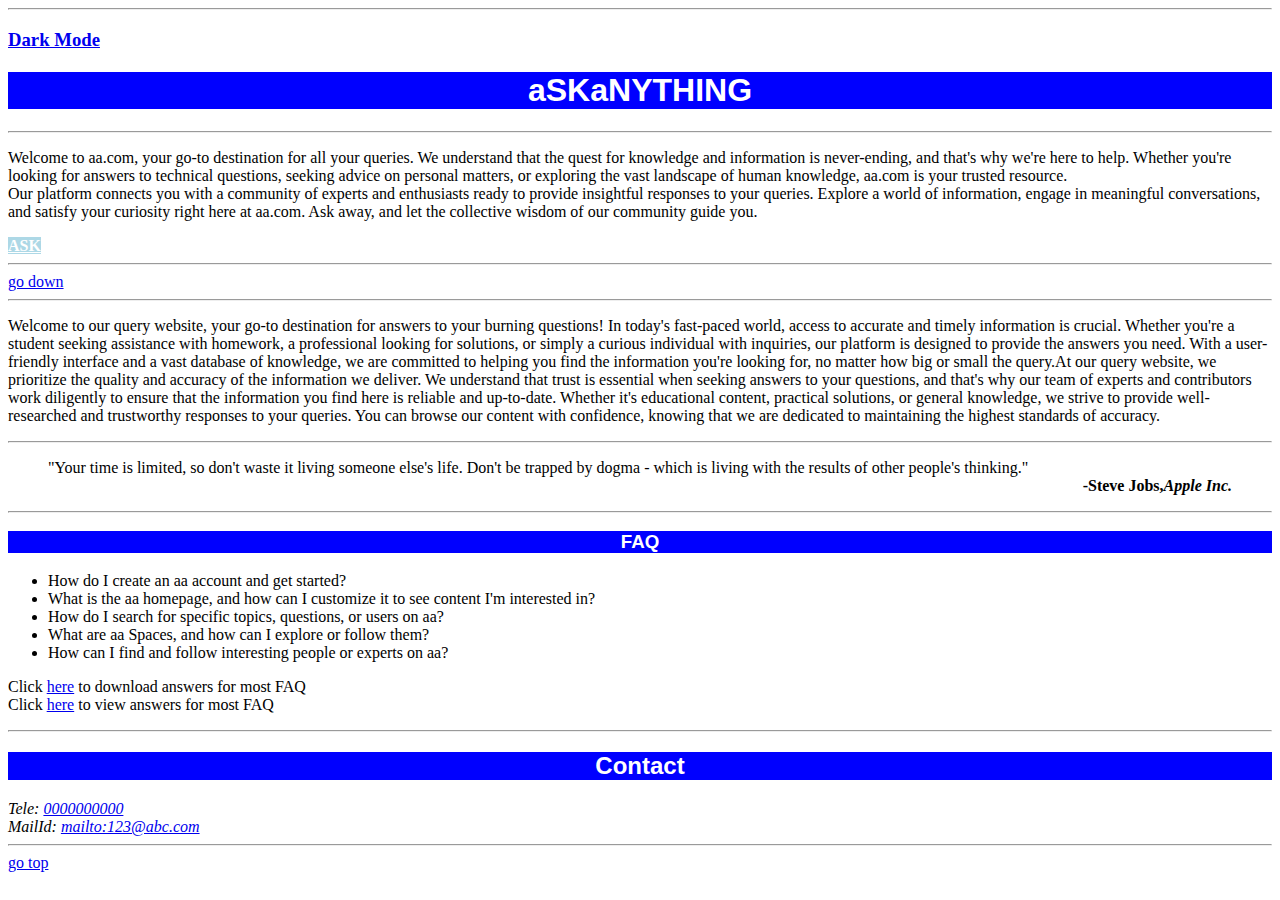
<file: Project/index.html>
<!DOCTYPE html>
<html lang="en">
<head>
    <meta charset="UTF-8">
    <meta name="viewport" content="width=device-width, initial-scale=1.0">
    <title>AA.com</title>
    <link rel="stylesheet" href="style.css">
    <style>
        footer{
            text-align: right;
        }
    </style>
</head>
<body>
    <hr>
    <h3><a href="http://127.0.0.1:5500/HTML/Project/indexD.html" style="text-align: right;">Dark Mode</a></h3>
    <h1 title="aa.com" class="logo">aSKaNYTHING
    </h1>
    <hr>
    <p>Welcome to aa.com, your go-to destination for all your queries. We understand that the quest for knowledge and information is never-ending, and that's why we're here to help. Whether you're looking for answers to technical questions, seeking advice on personal matters, or exploring the vast landscape of human knowledge, aa.com is your trusted resource. 
        <br />Our platform connects you with a community of experts and enthusiasts ready to provide insightful responses to your queries. Explore a world of information, engage in meaningful conversations, and satisfy your curiosity right here at aa.com. Ask away, and let the collective wisdom of our community guide you.
    </p>
    <a href="https://www.quora.com/" title="redirecting to quora"
    style="background-color: lightblue;color: white;"><b>ASK</b></a>
    <hr>
    <a href="#last">go down</a>
    <hr>
    <p lang="en"> Welcome to our query website, your go-to destination for answers to your burning questions! In today's fast-paced world, access to accurate and timely information is crucial. Whether you're a student seeking assistance with homework, a professional looking for solutions, or simply a curious individual with inquiries, our platform is designed to provide the answers you need. With a user-friendly interface and a vast database of knowledge, we are committed to helping you find the information you're looking for, no matter how big or small the query.At our query website, we prioritize the quality and accuracy of the information we deliver. We understand that trust is essential when seeking answers to your questions, and that's why our team of experts and contributors work diligently to ensure that the information you find here is reliable and up-to-date. Whether it's educational content, practical solutions, or general knowledge, we strive to provide well-researched and trustworthy responses to your queries. You can browse our content with confidence, knowing that we are dedicated to maintaining the highest standards of accuracy.
        <br />
        <hr>
        <blockquote>"Your time is limited, so don't waste it living someone else's life. Don't be trapped by dogma - which is living with the results of other people's thinking."
            <footer><b>-Steve Jobs,<cite>Apple Inc.</cite></b></footer>
        </blockquote>
    </p>
    <hr>
    <p>
        <h3 class="logo">FAQ</h3>
        <ul>
            <li>How do I create an aa account and get started?</li>
            <li>What is the aa homepage, and how can I customize it to see content I'm interested in?</li>
            <li>How do I search for specific topics, questions, or users on aa?</li>
            <li>What are aa Spaces, and how can I explore or follow them?</li>
            <li>How can I find and follow interesting people or experts on aa?</li>
        </ul>
        Click <a href="\HTML\Project\ans.pdf" download="FAQ ans">here</a> to download answers for most FAQ
        <br>
        Click <a href="\HTML\Project\ans.pdf"target="_blank">here</a> to view answers for most FAQ
    </p>
    <hr>

    
    <h2 class="logo" id="last">Contact</h2>
    <footer style="text-align: left;">
        <address>
            Tele:
            <a href="tel:0000000000">0000000000</a>
            <br />
            MailId:
            <a href="mailto:123@abc.com">mailto:123@abc.com</a>
            <!-- mailto is to link mail directly -->
        </address>
    </footer>
    <hr>
    <a href="#top">go top</a>
    
</body>
</html>
</file>
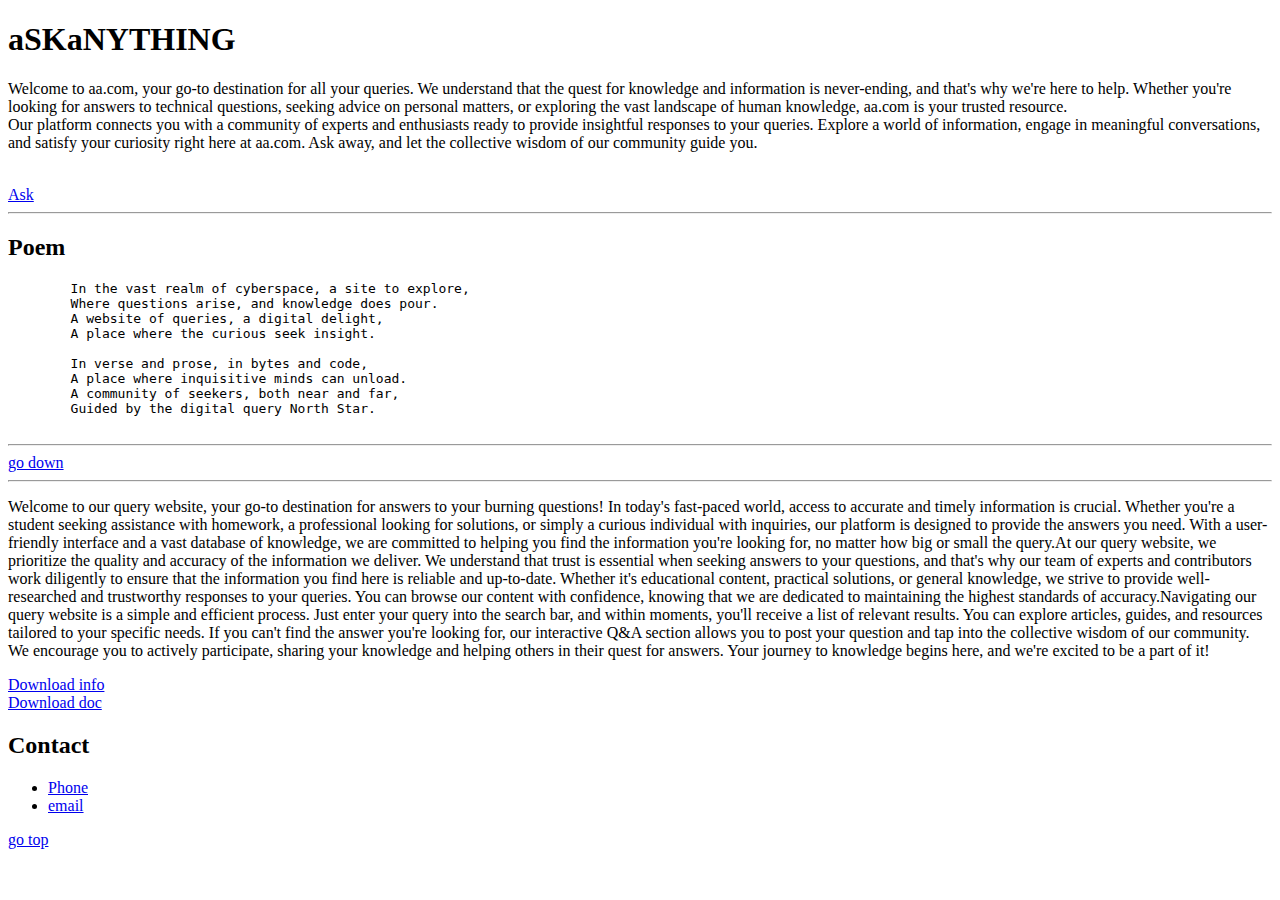
<file: headingParagraphReadingDoc.html>
<!DOCTYPE html>
<html lang="en">
<head>
    <meta charset="UTF-8">
    <meta name="viewport" content="width=device-width, initial-scale=1.0">
    <title>AA.com</title>
</head>
<body>
    <h1 title="aa.com">aSKaNYTHING</h1>
    <!--use of title: if we hover on aSKaNYTHING browser show aa.com -->
    <p>Welcome to aa.com, your go-to destination for all your queries. We understand that the quest for knowledge and information is never-ending, and that's why we're here to help. Whether you're looking for answers to technical questions, seeking advice on personal matters, or exploring the vast landscape of human knowledge, aa.com is your trusted resource. 
        <br />Our platform connects you with a community of experts and enthusiasts ready to provide insightful responses to your queries. Explore a world of information, engage in meaningful conversations, and satisfy your curiosity right here at aa.com. Ask away, and let the collective wisdom of our community guide you.
    </p>
    <br>
    <a href="https://www.quora.com/" title="redirecting to quora">Ask</a>
    <hr /> 
    <!-- horizontal line break disp-->
    <h2>Poem</h2>
    <pre>
        In the vast realm of cyberspace, a site to explore,
        Where questions arise, and knowledge does pour.
        A website of queries, a digital delight,
        A place where the curious seek insight.
        
        In verse and prose, in bytes and code,
        A place where inquisitive minds can unload.
        A community of seekers, both near and far,
        Guided by the digital query North Star.
    </pre>
    <!-- pre for preformatted txt -->
    <hr />
    <a href="#last">go down</a>
    <!-- this <a> attribute helps to navigate fast through the webite here it goes to element which has id = last  -->
    <hr>
    <p lang="en"> Welcome to our query website, your go-to destination for answers to your burning questions! In today's fast-paced world, access to accurate and timely information is crucial. Whether you're a student seeking assistance with homework, a professional looking for solutions, or simply a curious individual with inquiries, our platform is designed to provide the answers you need. With a user-friendly interface and a vast database of knowledge, we are committed to helping you find the information you're looking for, no matter how big or small the query.At our query website, we prioritize the quality and accuracy of the information we deliver. We understand that trust is essential when seeking answers to your questions, and that's why our team of experts and contributors work diligently to ensure that the information you find here is reliable and up-to-date. Whether it's educational content, practical solutions, or general knowledge, we strive to provide well-researched and trustworthy responses to your queries. You can browse our content with confidence, knowing that we are dedicated to maintaining the highest standards of accuracy.Navigating our query website is a simple and efficient process. Just enter your query into the search bar, and within moments, you'll receive a list of relevant results. You can explore articles, guides, and resources tailored to your specific needs. If you can't find the answer you're looking for, our interactive Q&A section allows you to post your question and tap into the collective wisdom of our community. We encourage you to actively participate, sharing your knowledge and helping others in their quest for answers. Your journey to knowledge begins here, and we're excited to be a part of it!</p>
    
    <!-- download attribute in <a> tag -->
    <a href="\HTML\download.png" download="logo">Download info</a>
    <!-- used to auto download files of many types and tht file shd be same folder in which curr html code ,follow web3 for other details -->
    <br />


    <!-- target attribute of <a> ,here _black opens pdf in a new tab -->
    <a href="\HTML\blank.pdf" target="_blank">Download doc</a>
    <h2 id="last">Contact</h2>
    <ul>
        <li><a href="tel:0000000000">Phone</a></li>
        <li><a href="mailto:123@abc.com">email</a>
        <!-- mailto is to link mail directly -->
    </ul>
    <a href="#top">go top</a>
    
</body>
</html>
</file>
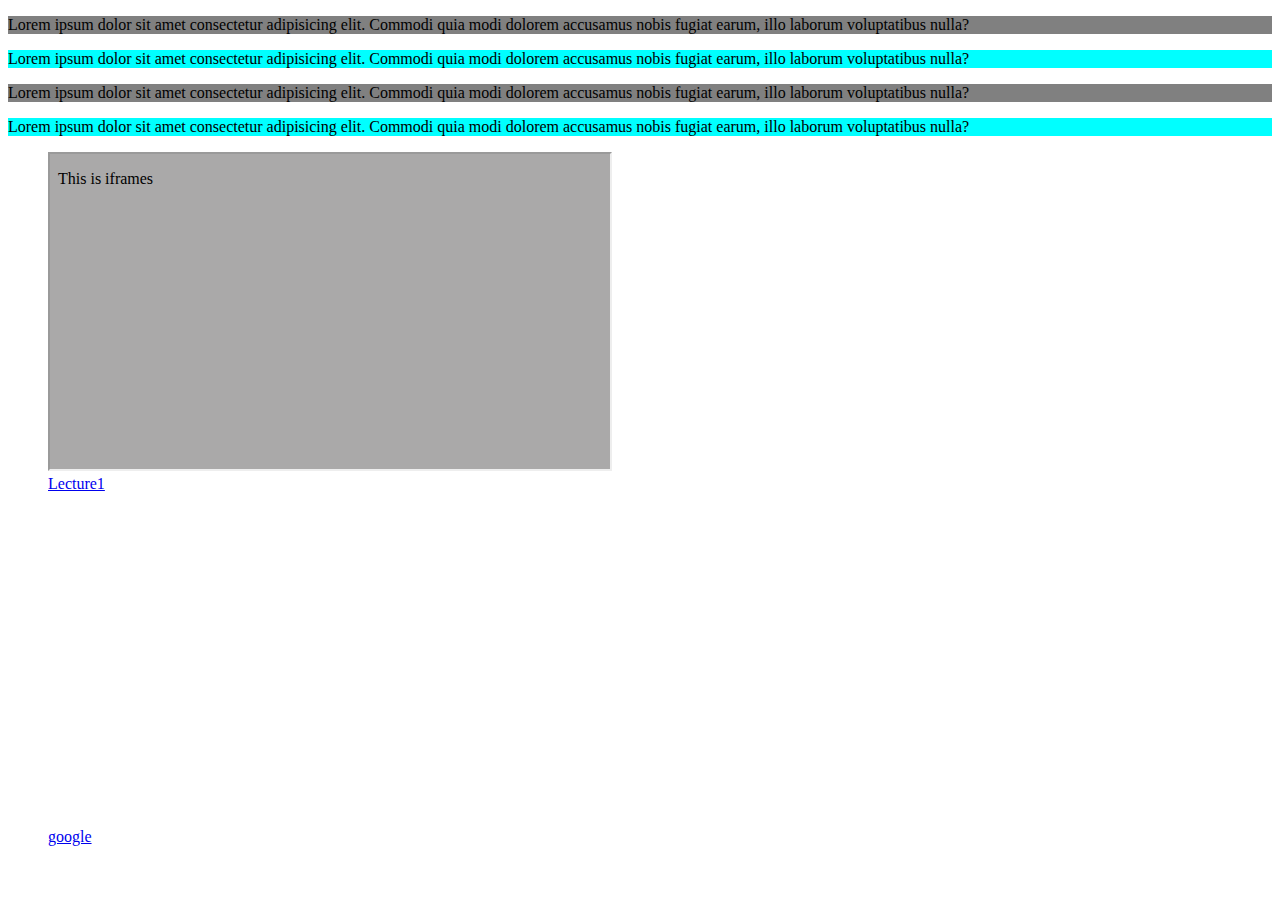
<file: Basics/classes_ids_iframes.html>
<!DOCTYPE html>
<html lang="en">
<head>
    <meta charset="UTF-8">
    <meta name="viewport" content="width=device-width, initial-scale=1.0">
    <title>Document</title>
    <style>
        .c1{
            background-color: grey;
        }
        #id1{
            background-color: cyan;
        }
        figcaption{
            text-align: left;
        }
    </style>
</head>
<body>

    <!-- Classes nd Ids -->
    <!-- classes can be used to target many elements in a webpage but id shd be targeting unique element  -->
    <p class="c1">Lorem ipsum dolor sit amet consectetur adipisicing elit. Commodi quia modi dolorem accusamus nobis fugiat earum, illo laborum voluptatibus nulla?</p>
    <p id="id1">Lorem ipsum dolor sit amet consectetur adipisicing elit. Commodi quia modi dolorem accusamus nobis fugiat earum, illo laborum voluptatibus nulla?</p>
    <p class="c1">Lorem ipsum dolor sit amet consectetur adipisicing elit. Commodi quia modi dolorem accusamus nobis fugiat earum, illo laborum voluptatibus nulla?</p>
    <p id="id1">Lorem ipsum dolor sit amet consectetur adipisicing elit. Commodi quia modi dolorem accusamus nobis fugiat earum, illo laborum voluptatibus nulla?</p>
    <!-- here id1 is used for two elements but html donot give any error but id is used to target unique element -->

    <!-- iframes can be displayed by itself but we target the iframe through anchor and other tags-->
    <!-- src is the embedded url of the website tht we shd display initially through iframe if we use targettiing then first iframe is set to src url and then <a> tag is targeted to iframe the url of <a> is displayed in iframe even <a> tag's url shd be embedded (example is depicted in second iframe) -->
    <!-- while targetting we use 'target' attribute in anchor tag and name attribute in iframe tag   -->
    <!-- title attribute in iframe is used in voice read of webpage -->
    <figure>
        <iframe 
        width="560" height="315" 
        src="iframeIndex.html" 
        title="YouTube video player" 
        name="f1"
        allowfullscreen>
        </iframe>
        <figcaption> <a href="https://www.youtube.com/embed/I7LrS1z_WNA?si=QWeGI490UDoqSm9R" target="f1">Lecture1</a> </figcaption>
    </figure>

    <figure>
        <iframe src="https://www.youtube.com/embed/I7LrS1z_WNA?si=QWeGI490UDoqSm9R"
        title="Lecture1"
        width="50%" frameborder="0" name="f2"
        height = 315 width="560">
        <!-- frameborder = 0 to collapse the automatic border of iframe -->
        </iframe>
        <figcaption> <a href="https://www.google.com/webhp?igu=1" target="f2">google</a> </figcaption>
    </figure>

</body>
</html>
</file>
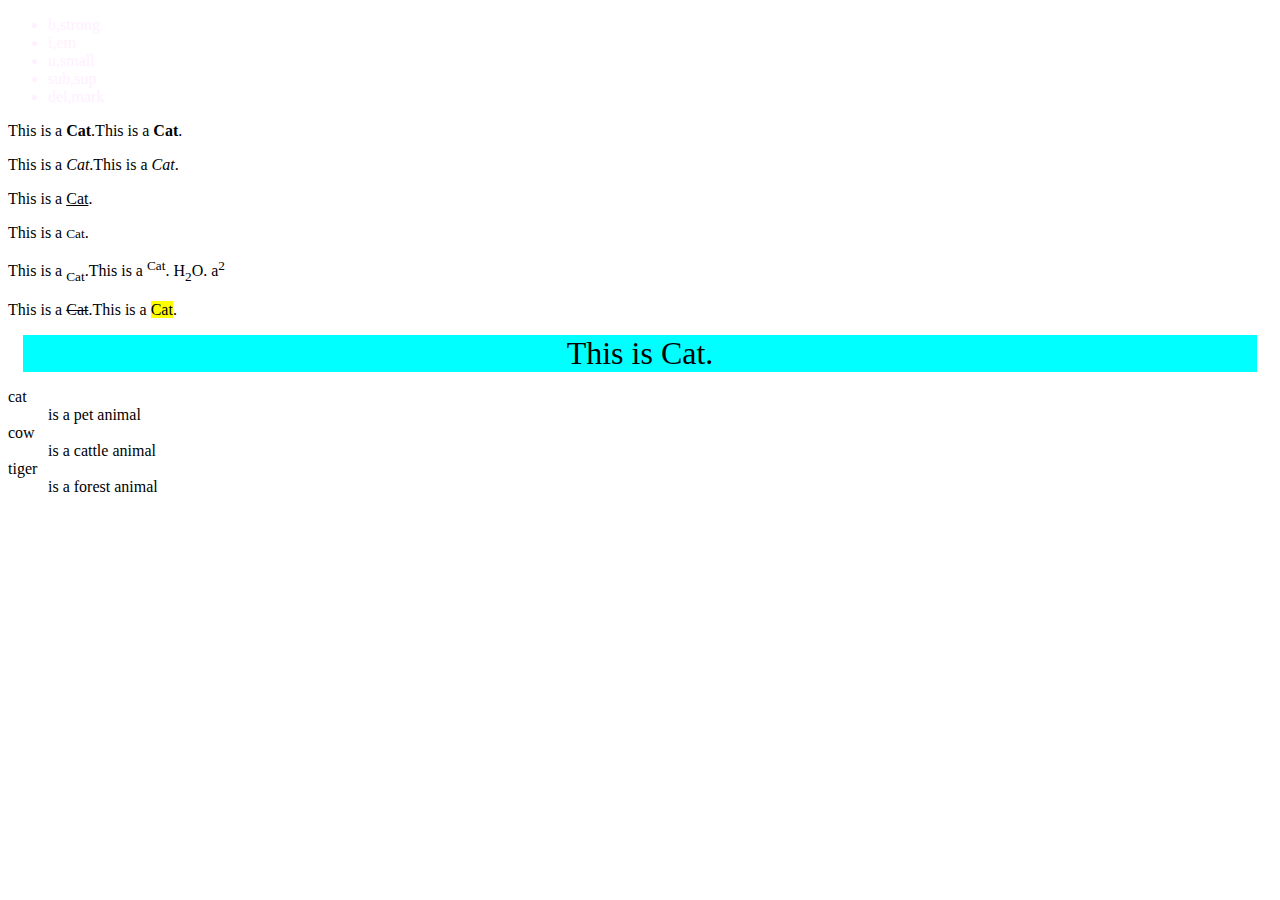
<file: Basics/formatting.html>
<!DOCTYPE html>
<html lang="en">
<head>
    <meta charset="UTF-8">
    <meta name="viewport" content="width=device-width, initial-scale=1.0">
    <title>Document</title>
</head>
<body>
    <!-- ul>li*5  shortcut -->
    <ul style="background-image: url(https://png.pngtree.com/thumb_back/fh260/background/20200714/pngtree-modern-double-color-futuristic-neon-background-image_351866.jpg);">
        
        <li style="color: rgb(255, 240, 255);">b,strong</li>
        <li style="color: rgb(255, 240, 252);">i,em</li>
        <li style="color: rgb(255, 240, 255);">u,small</li>
        <li style="color: rgb(255, 240, 255);">sub,sup</li>
        <li style="color: rgb(255, 240, 255);">del,mark</li>
    </ul>

    <p>This is a <b>Cat</b>.This is a <strong>Cat</strong>.</p>
    <!-- strong anb b(used previously) does have same results but strong says tht txt is imp -->
    <p>This is a <i>Cat</i>.This is a <em>Cat</em>.</p>
    <p>This is a <u>Cat</u>.</p><p>This is a <small>Cat</small>.</p>
    <p>This is a <sub>Cat</sub>.This is a <sup>Cat</sup>. H<sub>2</sub>O. a<sup>2</sup></p>
    <p>This is a <del>Cat</del>.This is a <mark>Cat</mark>.</p>
    <p style="
    margin: 15px;
    text-align: center;
    background-color: aqua;
    font-size: xx-large;"
    >This is Cat.</p>

    <!-- descriptive lists -->
    <dl>
        <dt>cat</dt>
        <dd>is a pet animal</dd>        
        <dt>cow</dt>
        <dd>is a cattle animal</dd>        
        <dt>tiger</dt>
        <dd>is a forest animal</dd>        
    </dl>


</body>
</html>
</file>
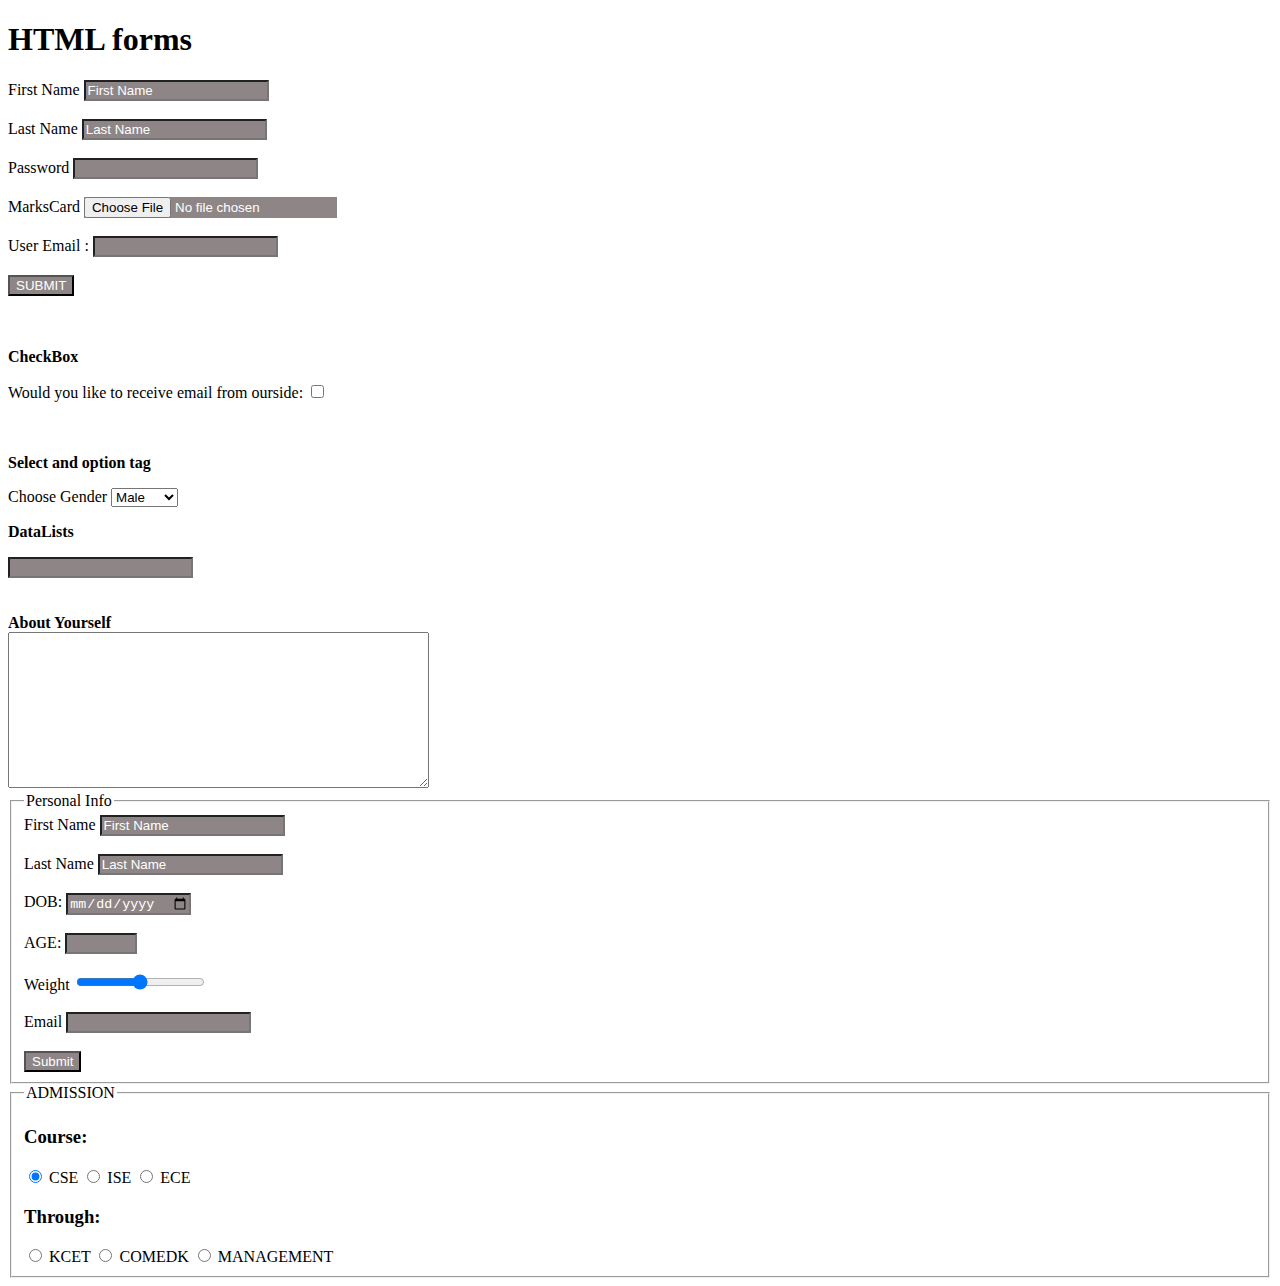
<file: Basics/forms.html>
<!DOCTYPE html>
<html lang="en">
<head>
    <meta charset="UTF-8">
    <meta name="viewport" content="width=device-width, initial-scale=1.0">
    <title>Document</title>
    <style>
        input{
            background-color: #8e8686;
            color: #fff;
            
        }
        ::placeholder{
            color: #fff;
        }
    </style>
</head>
<body>
    <h1>HTML forms</h1>


    <form action="target url where form shd be submitted" method="post" autocomplete="on" enctype="multipart/form-data" >

        <!-- significance of value in input element: https://www.w3schools.com/tags/att_input_value.asp#:~:text=The%20value%20attribute%20specifies%20the,value%20of%20the%20input%20field -->
        <label for="fname">First Name</label>
        <input type="text" name="" id="fname"  value="First Name" spellcheck="false"/>
        <br>
        <br>
        <label for="lname">Last Name</label>
        <input type="text" name="" id="lname" placeHolder="Last Name" spellcheck="false"/>
        <br>
        <br>
        <label for="pw">Password</label>
        <input type="password" name="" id="pw" minlength="8">
        <br><br>
        <label for="file">MarksCard</label>
        <input type="file" name="" id="file">
        <br><br>
        <label for="userEmail" >User Email :</label>
        <input type="email" name="" id="userEmail" required>
        <br><br>
        <input type="submit" value="SUBMIT">
    </form>
    <br><br>

    <p><b>CheckBox</b></p>
    <form action="" method="get">
        <label for="C1">Would you like to receive email from ourside:</label>
        <input type="checkbox" name="C1" id="C1">
    </form>
    <br><br>
    
    <p><b>Select and option tag</b></p>
    <label for="Gender">Choose Gender</label>
    <select name="Gender" id="Gender" size="1">
        <option value="Female">Female</option>
        <option value="Male" selected>Male</option>
    </select>
    <!-- the first option is displayed initially to display custom option initally use selected attribute in that option -->

    <form action="akamlk.com">
        <p><b>DataLists</b></p>
        <input list="gender">
            <datalist id="gender">
                <option value="Female">Female</option>
                <option value="Male">Male</option>
            </datalist>
        </input>
    </form>

    <br><br>
        <label for="Ay"><b>About Yourself</b></label>
        <br>
        <textarea name="Ay" id="Ay" cols="50" rows="10" ></textarea>

    <!-- fieldset and legend used to Divide form into sections : https://www.w3schools.com/tags/tag_fieldset.asp  -->

    <form action="" method="post" autocomplete="">
        <fieldset>
            <legend>Personal Info
            </legend>
            <label for="fname">First Name</label>
            <input type="text" name="" id="fname"  value="First Name"/>
            <br>
            <br>
            <label for="lname">Last Name</label>
            <input type="text" name="" id="lname" placeHolder="Last Name"/>
            <br>
            <br>
            <label for="dob">DOB:</label>
            <input type="date" name="dob" id="dob">
            <br><br>
            <label for="age">AGE:</label>
            <input type="number" name="age" id="age" min="1" max="1000">
            <br><br>
            <label for="wt">Weight</label>
            <input type="range" name="wt" id="wt" min="0" max="100" step="10">
            <br><br>
            <label for="email">Email</label>
            <input type="email" required/>
            <br><br>
            <input type="submit">
        </fieldset>

        <fieldset>
            <legend>ADMISSION</legend>
            <h3>Course:</h3>
            <input type="radio" name="course" id="cse" value="cse" checked>
            <label for="cse">CSE</label>
            <input type="radio" name="course" id="ise" value="ise" >
            <label for="ise">ISE</label>
            <input type="radio" name="course" id="ece" value="ece" >
            <label for="ece">ECE</label>
            <h3>Through:</h3>
            <input type="radio" name="through" id="kcet" value="kcet" >
            <label for="kcet">KCET</label>
            <input type="radio" name="through" id="comedk" value="comedk" >
            <label for="comedk">COMEDK</label>
            <input type="radio" name="through" id="mgm" value="mgm" >
            <label for="mgm">MANAGEMENT</label>
            <!-- if we want to chose any choice in radio use checked in the input tag of tht choice -->
        </fieldset>
    </form>
</body>
</html>
</file>
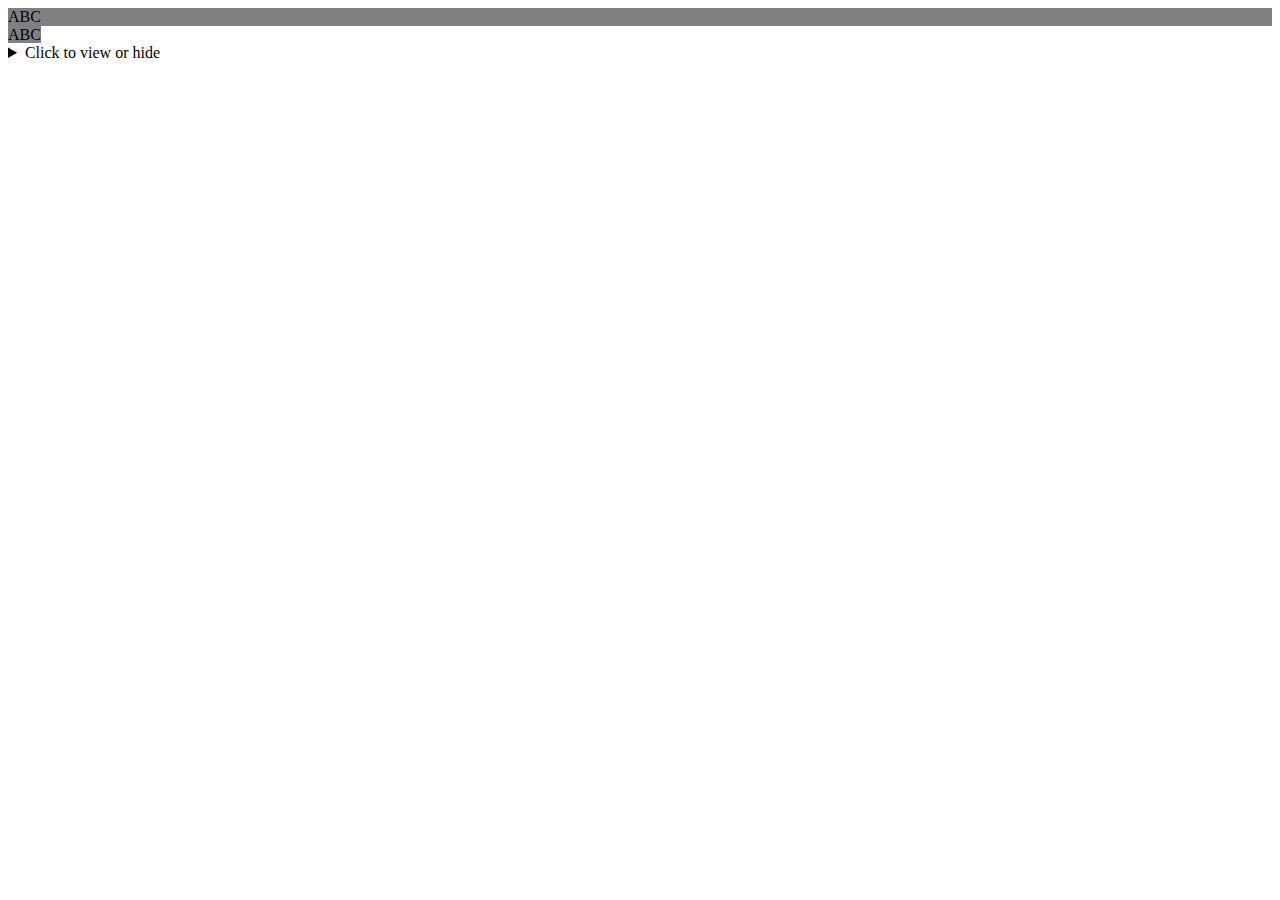
<file: Basics/head.html>
<!DOCTYPE html>
<html lang="en">
<head>
    <meta charset="UTF-8">
    <title>This is title</title>
    <meta name="keywords" content="queries,educational,trending">
    <meta name="description" content="ask anything,anywhere to anyone">
    <meta name="viewport" content="width=device-width, initial-scale=1.0">
    <base href="https://www.aa.com/" target="_blank">
    <!-- base's href i.e url is taken as prefix for all other url in webpage those can be in <a> tag or in <img> tag, or any other tag -->
    <!-- But i hve a doubt how to i store all the related files in .com or .org or any other type -->
    <!-- base tag -> https://www.geeksforgeeks.org/html-base-tag/ -->
    <style>
        .div1{
            display: block;
            background-color: grey;
        }
        .div2{
            display: inline;
            background-color: grey;
        }
    </style>
</head>
<body>
    <div class="div1">
        ABC
    </div>
    <div class="div2">
        ABC
    </div>

    <!--  refer semantic in W3schools  -->

    <!-- <details>  & <summary> tag -->
    <details>
        <summary>Click to view or hide</summary>
        Lorem ipsum dolor sit, amet consectetur adipisicing elit. Distinctio maiores nihil earum? Quibusdam quaerat similique alias, fugiat repellendus ullam omnis eligendi debitis excepturi tempora deserunt nam nemo aut autem laboriosam?<10></10>
    </details>
</body>
</html>
</file>
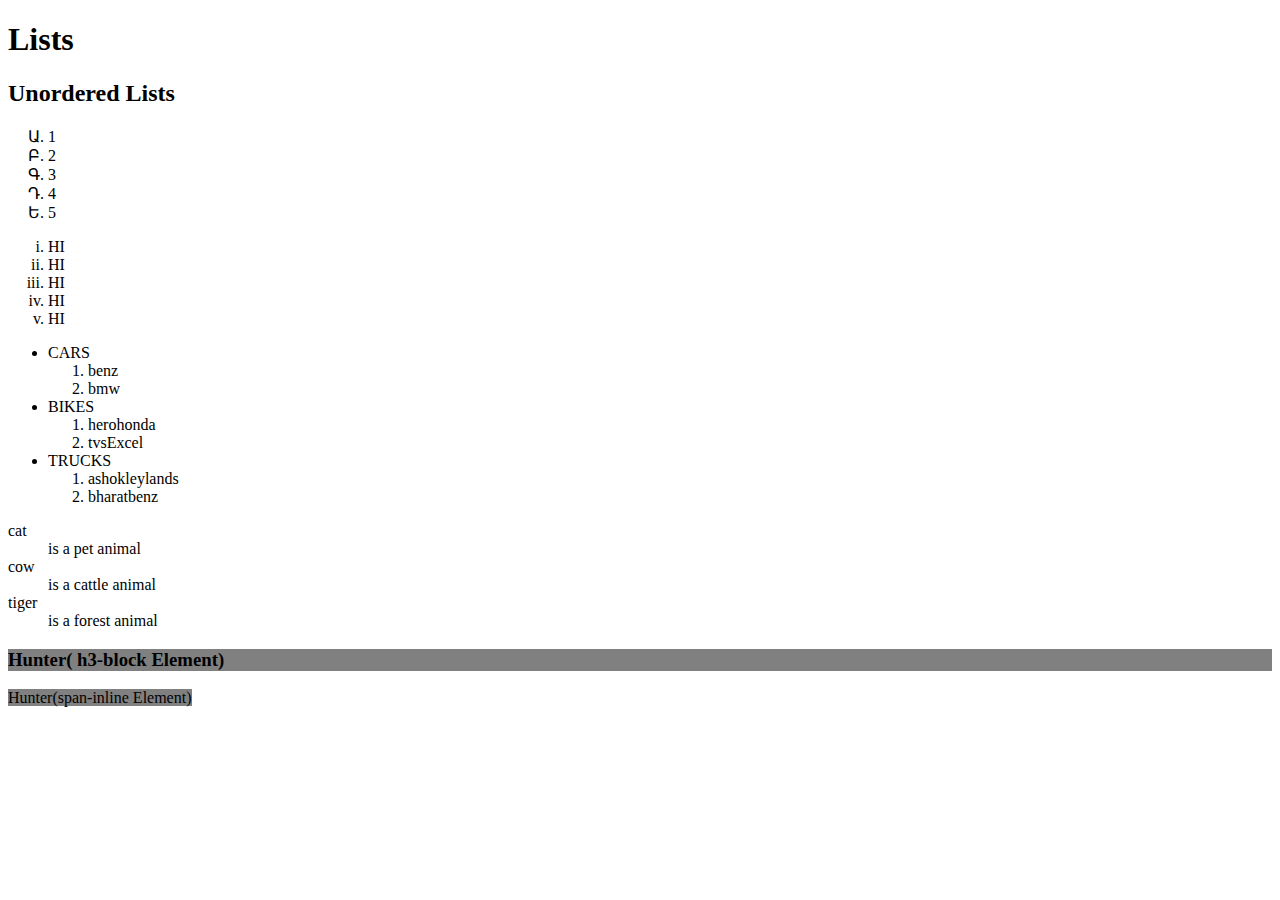
<file: Basics/list_inlineBlockeElements.html>
<!DOCTYPE html>
<html lang="en">
<head>
    <meta charset="UTF-8">
    <meta name="viewport" content="width=device-width, initial-scale=1.0">
    <title>Document</title>
    <style>
        .s1{
            background-color: gray;
        }
    </style>
</head>
<body>
    <h1>Lists</h1>
    <h2>Unordered Lists</h2>
    <ul style="list-style-type:armenian;">
        <li>1</li>
        <li>2</li>
        <li>3</li>
        <li>4</li>
        <li>5</li>
    </ul>

    <ol type="i">
        <li>HI</li>
        <li>HI</li>
        <li>HI</li>
        <li>HI</li>
        <li>HI</li>
    </ol>

    <!-- nested Lists -->
    <ul>
        <li>CARS
            <ol>
                <li>benz</li>
                <li>bmw</li>
            </ol>
        </li>
        <li>BIKES
            <ol>
                <li>herohonda</li>
                <li>tvsExcel</li>
            </ol>
        </li>
        <li>TRUCKS
            <ol>
                <li>ashokleylands</li>
                <li>bharatbenz</li>
            </ol>
        </li>
    </ul>

    <!-- descriptive lists -->
    <dl>
        <dt>cat</dt>
        <dd>is a pet animal</dd>        
        <dt>cow</dt>
        <dd>is a cattle animal</dd>        
        <dt>tiger</dt>
        <dd>is a forest animal</dd>        
    </dl>

    <!-- block elements are the ones which occupies whole row -->
    <!-- inline elements occupy the space req by the character in it -->

    <h3 class="s1">Hunter( h3-block Element)</h3>
    <span class="s1">Hunter(span-inline Element)</span>

</body>
</html>
</file>
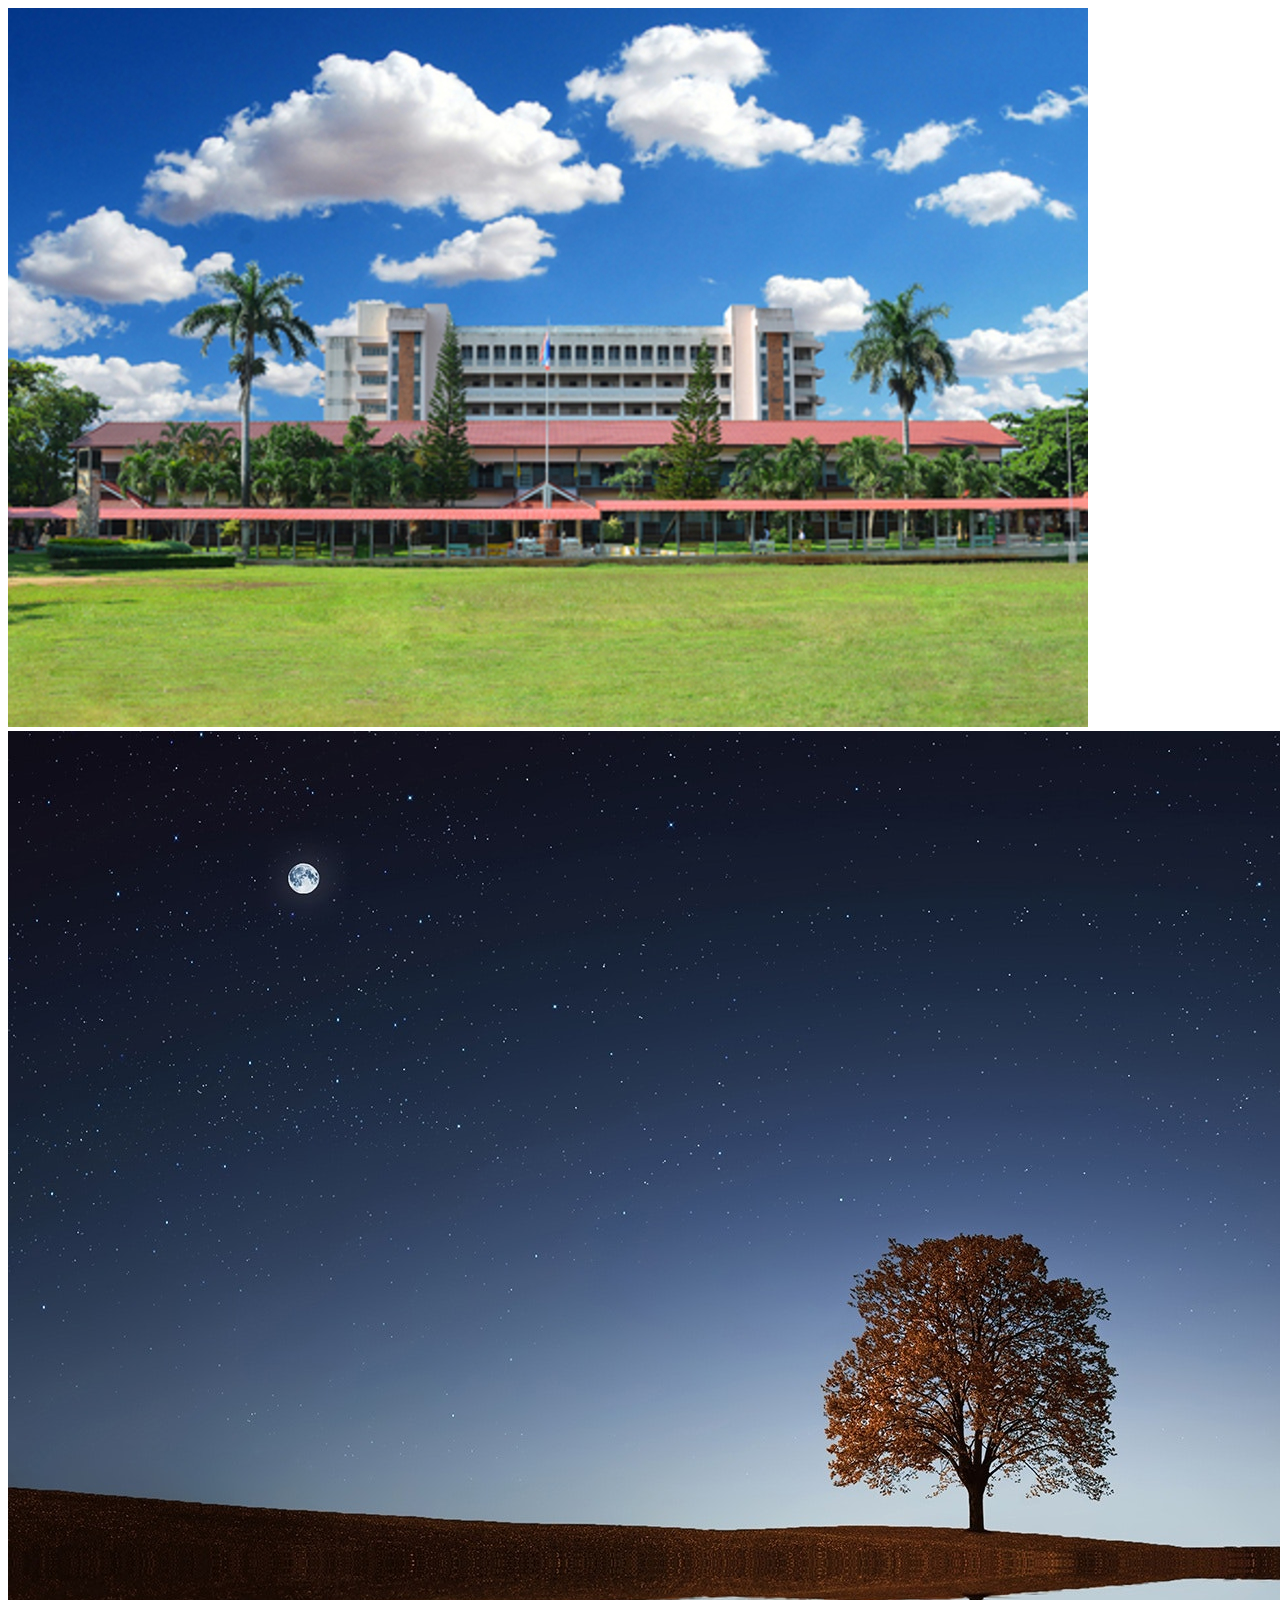
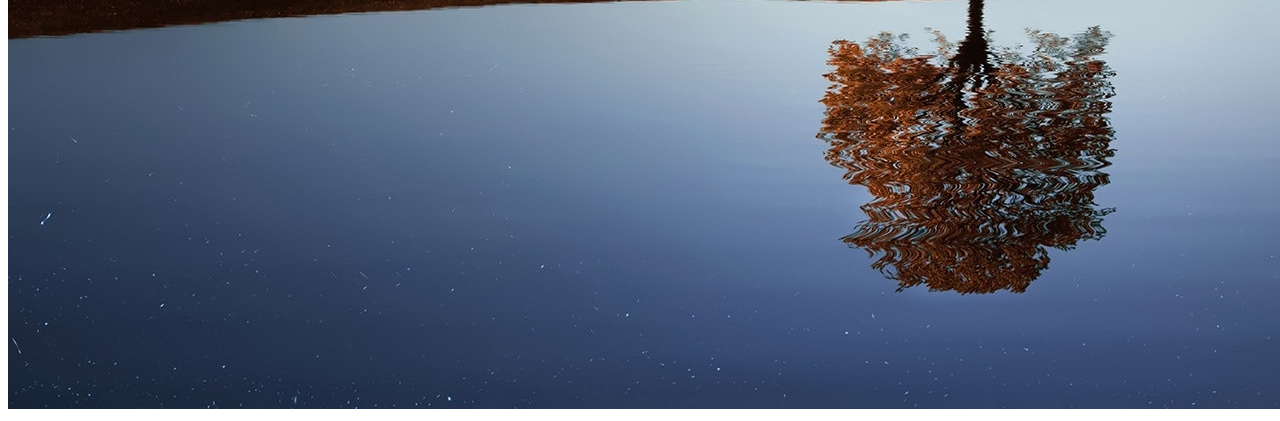
<file: Basics/picture_imgMapping.html>
<!DOCTYPE html>
<html lang="en">
<head>
    <meta charset="UTF-8">
    <meta name="viewport" content="width=device-width, initial-scale=1.0">
    <title>Document</title>
</head>
<body>
    <picture>
        <!-- browsers chooses any one source suitable for user display device -->
        <!-- responsive display of imgs to reduce use of bandwidth  -->
        <!-- just like switch case ,where img child is default case -->
        <source media="(min-width: 1500px)" srcset="1500.jpg">
        <source media="(min-width: 1080px)" srcset="1080.jpg">
        <img src="720.jpg" alt="third img">
    </picture>

    <!-- img mapping -->
    <img src="D3.jpg" usemap="#image-map">
    <!-- if at all we need img of smaller size with mapping function, we shd first reduce the img size and then apply mapping again we shd not use width attributr in img if we use it then mapping funct will not work as coordintes were defined for initial img -->

    <map name="image-map">
        <area onclick="f1()" alt="" title="" href="" coords="815,513,1105,806" shape="rect">
        <area onclick="f2()" alt="" title="" href="" coords="820,911,1089,1149" shape="rect">
    </map>

    <script>
        function f1(){ 
            alert("Real")
        }
        function f2(){
            alert("Reflection")
        }
    </script>
</body>
</html>
</file>
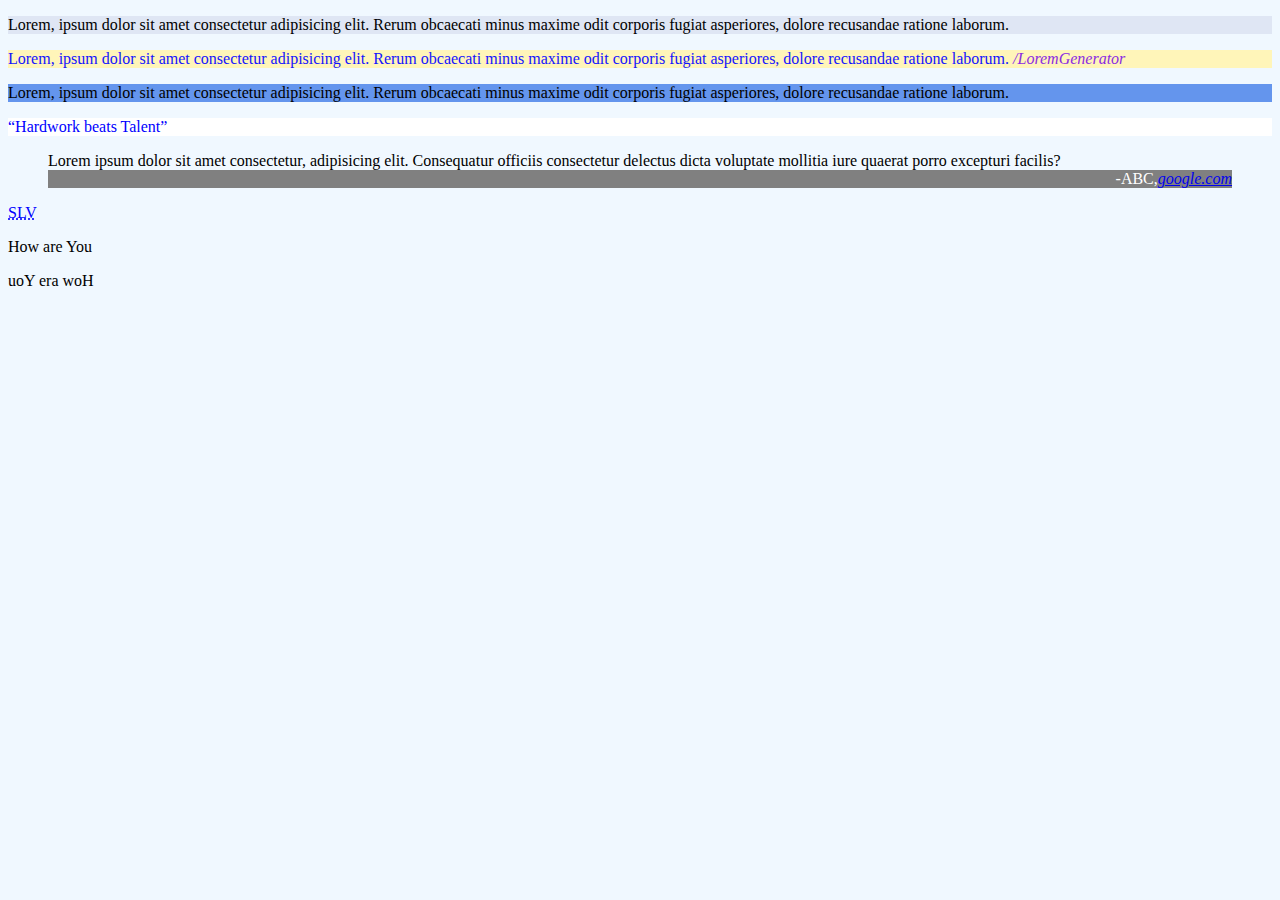
<file: Basics/StylesCitation.html>
<!DOCTYPE html>
<html lang="en">
<head>
    <meta charset="UTF-8">
    <meta name="viewport" content="width=device-width, initial-scale=1.0">
    <title>Document</title>
    <style>
        body{
            background-color: darkgrey;
        }
        #abc{
            background-color:cornflowerblue;
        }
        blockquote{
            background-color: aliceblue;
        }
        q{
            color:blue;
        }
        footer{
            background-color: grey;
            color: white;
            text-align: right;
        }
        cite{
            color: blueviolet;
        }
        abbr{
            color: blue;
        }
    </style>
    <link rel="stylesheet" href="style.css">
    <!-- here no preference for linking css file and style declaration all styling method overwrite the prev ones -->
</head>
<body style="background-color: aliceblue;">
    <p
    style="background-color: rgba(80, 80, 149,0.1);">
    Lorem, ipsum dolor sit amet consectetur adipisicing elit. Rerum obcaecati minus maxime odit corporis fugiat asperiores, dolore recusandae ratione laborum.</p>
    <!-- a in rgba is set the opacity -->
    <p id = bcd>
    <!-- bcd is in style.css file, as it is linked in head part we can use in anywhere -->
    Lorem, ipsum dolor sit amet consectetur adipisicing elit. Rerum obcaecati minus maxime odit corporis fugiat asperiores, dolore recusandae ratione laborum.
    <cite>/LoremGenerator</cite></p>

    <p id = abc>
    <!-- abc is decl in style inside head tag -->
    Lorem, ipsum dolor sit amet consectetur adipisicing elit. Rerum obcaecati minus maxime odit corporis fugiat asperiores, dolore recusandae ratione laborum.</p>
    <p style="background-color: white;">

        <q cite="https://www.google.com/">Hardwork beats Talent</q>
        <!-- q adds "" to the text , cite makes no diff in apperance -->
        <blockquote cite="https://www.google.com">
            Lorem ipsum dolor sit amet consectetur, adipisicing elit. Consequatur officiis consectetur delectus dicta voluptate mollitia iure quaerat porro excepturi facilis?
            <footer>-ABC,<cite><a href="http://google.com">google.com</a></cite></footer>
            <!-- footer and cite tag -->
        </blockquote>
        <!-- blockquote center alings the text , cite makes no diff in apperance -->
        <!-- q  and blockquote tag takes global attributes but cite is main attribute for both q and blockquote -->
        <!-- their style can me decl under headers style block -->
    </p>
    <p>
        <!-- abbr, address, bdo tags -->
        <abbr title="Sri Lakshmi Venkateshwara">SLV</abbr>
        <!-- abbr style can be set acc to us -->
        <p><bdo dir="ltr"> How are You</bdo></p>
        <p><bdo dir="rtl"> How are You</bdo></p>

    </p>
    

</body>
</html>
</file>
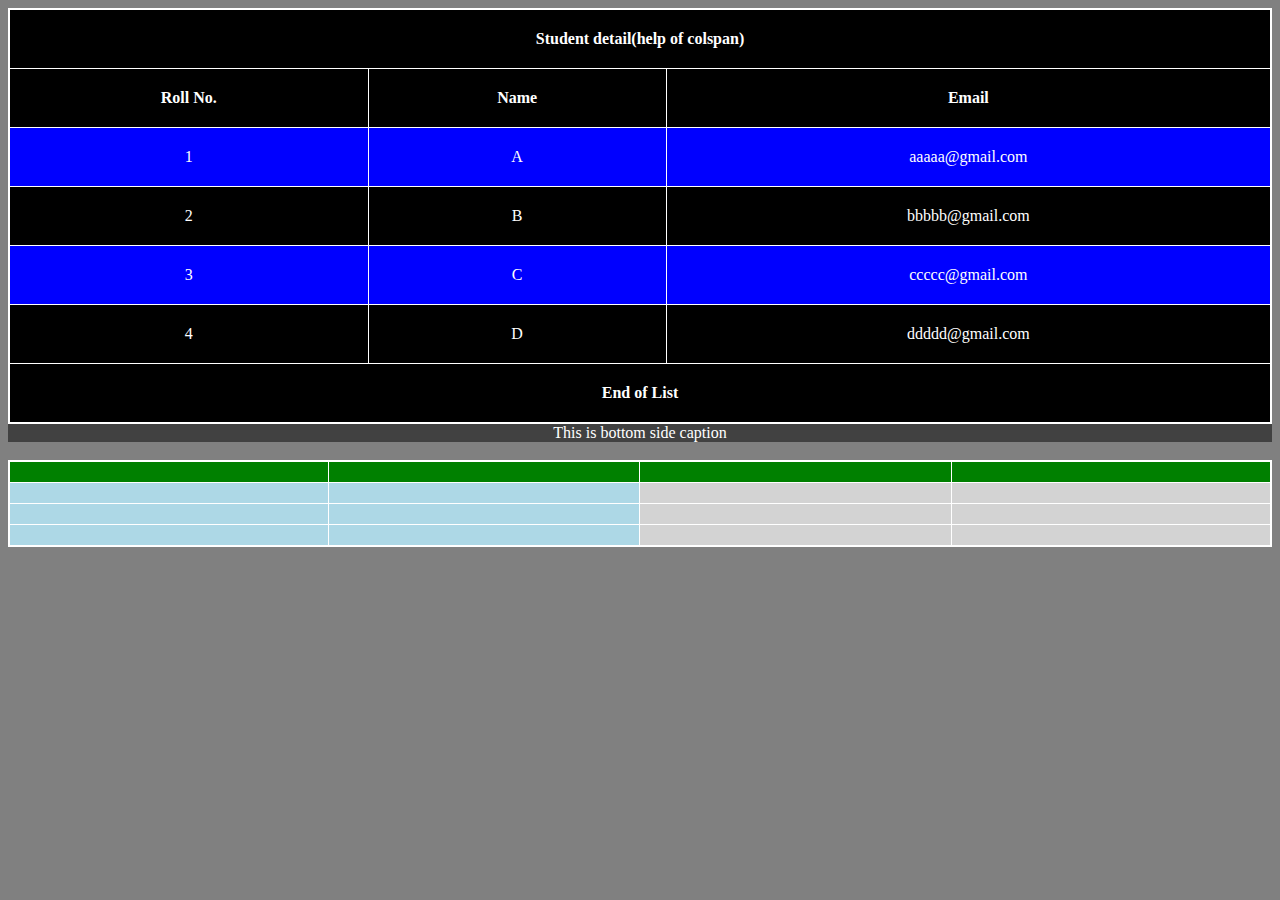
<file: Basics/tables.html>
<!DOCTYPE html>
<html lang="en">
<head>
    <meta charset="UTF-8">
    <meta name="viewport" content="width=device-width, initial-scale=1.0">
    <title>Document</title>
    <style>
        /* for custom styling of tables use class 
        .classname __(i.e table, th,td, tr elements) */
        body{
            background-color: grey;
        }
         table{
            width: 100%;
            text-align: center;
            border-collapse: collapse;
            color: white;
            background-color: black;
            border: 2px solid white;
            /* the border prop. is overwritten in td and th block, so 2px border is limited to outerlines */
        }
        td,th{
            border: 1px solid white;
            padding: 10px;
        }
        .beta td,th{
            border: 1px solid white;
            padding: 20px;
        }
        .beta tr:nth-child(even){
            background: blue;
        }
        caption{
            background-color: #414141;
            caption-side: bottom;
        }
        br{
            line-height: 5px;
        }
        .header{
            background-color: green;
        }
    </style>
</head>
<body>
    <table class="beta">
        <!-- caption for table -->
        <caption>This is bottom side caption</caption>
        <thead>
            <tr>
              <th colspan="3">Student detail(help of colspan)</th>
            </tr>
        </thead>
        <!-- thead , tfoot is optional and both can be styled-->
        <!-- colspan is an attribute for table elements(th, td) to get an cell equivalent to mentioned no. ,here 3 -->
        <tr>
            <th>Roll No.</th>
            <th>Name</th>
            <th>Email</th>
        </tr>
        <tr>
            <td>1</td>
            <td>A</td>
            <td>aaaaa@gmail.com</td>
        </tr>
        <tr>
            <td>2</td>
            <td>B</td>
            <td>bbbbb@gmail.com</td>
        </tr>
        <tr>
            <td>3</td>
            <td>C</td>
            <td>ccccc@gmail.com</td>
        </tr>
        <tr>
            <td>4</td>
            <td>D</td>
            <td>ddddd@gmail.com</td>
        </tr>
        <tfoot>
            <tr>
                <th colspan="3"> End of List</th>
            </tr>
        </tfoot>

    </table>
    <br />
    <!-- colgroup -->
    <table>
        <!-- <colgroup span="2" style="background: lightblue;"></colgroup>
        <colgroup span="2" style="background: lightgray;"></colgroup> OR-->
        <colgroup>
            <col span="2" style="background-color: lightblue;" />
            <col span="1" style="background-color: lightgray;" />
            <col style="background-color: lightgray;">
            <!-- if span is not mentioned default value is 1 -->
        </colgroup>
        <tr class="header">
            <td></td>
            <td></td>
            <td></td>
            <td></td>
        </tr>
        <tr>
            <td ></td>
            <td></td>
            <td></td>
            <td></td>
        </tr>
        <tr>
            <td></td>
            <td></td>
            <td></td>
            <td></td>
        </tr>
        <tr>
            <td></td>
            <td></td>
            <td></td>
            <td></td>
        </tr>
    </table>
</body>
</html>
</file>
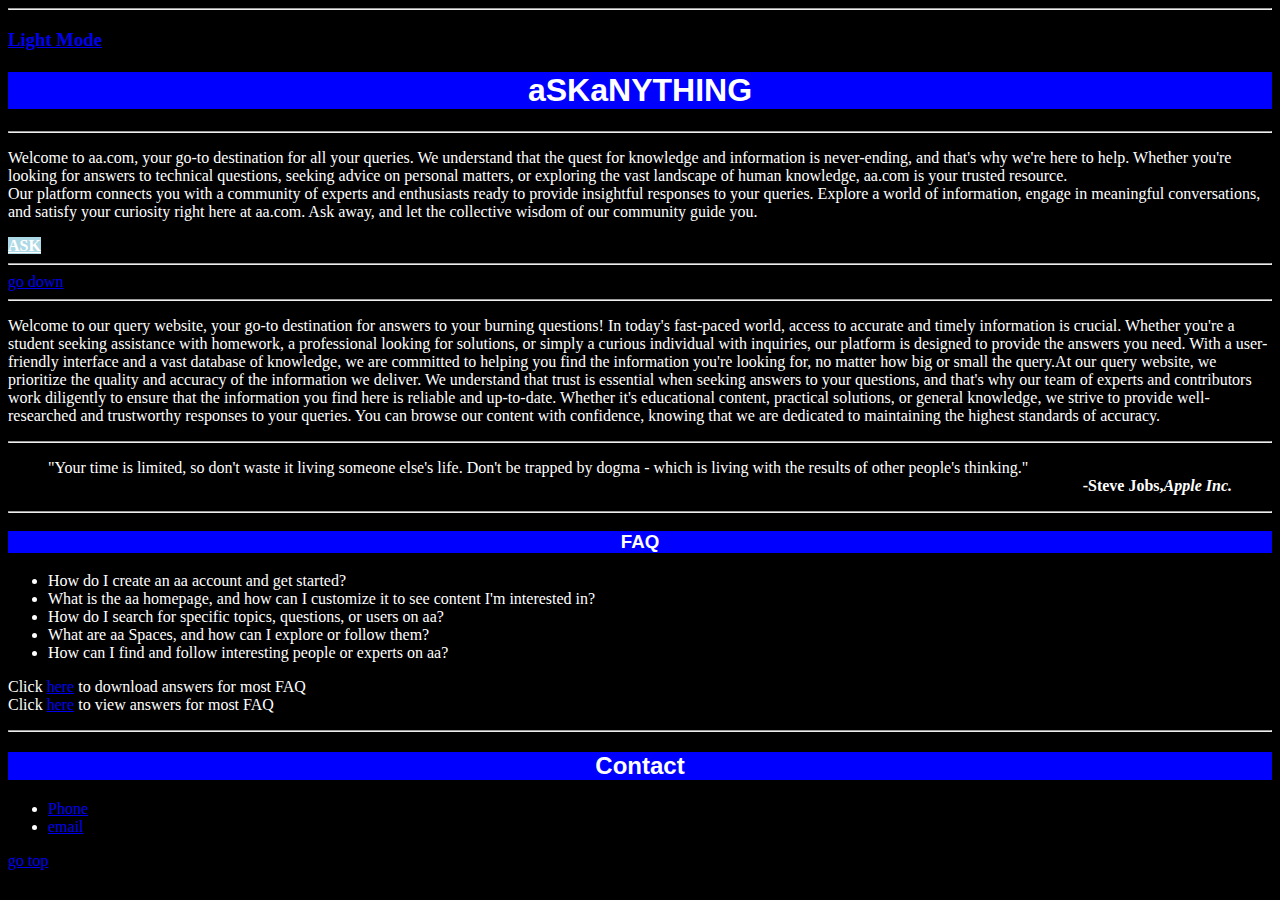
<file: Project/indexD.html>
<!DOCTYPE html>
<html lang="en">
<head>
    <meta charset="UTF-8">
    <meta name="viewport" content="width=device-width, initial-scale=1.0">
    <title>AA.com</title>
    <link rel="stylesheet" href="style.css">
    <style>
        footer{
            text-align: right;
        }
        body{
            background-color: black;
            color: white;
        }
    </style>
</head>
<body>
    <hr>
    <h3><a href="http://127.0.0.1:5500/HTML/Project/index.html" style="text-align: right;">Light Mode</a></h3>
    <h1 title="aa.com" class="logo">aSKaNYTHING
    </h1>
    <hr>
    <p>Welcome to aa.com, your go-to destination for all your queries. We understand that the quest for knowledge and information is never-ending, and that's why we're here to help. Whether you're looking for answers to technical questions, seeking advice on personal matters, or exploring the vast landscape of human knowledge, aa.com is your trusted resource. 
        <br />Our platform connects you with a community of experts and enthusiasts ready to provide insightful responses to your queries. Explore a world of information, engage in meaningful conversations, and satisfy your curiosity right here at aa.com. Ask away, and let the collective wisdom of our community guide you.
    </p>
    <a href="https://www.quora.com/" title="redirecting to quora"
    style="background-color: lightblue;color: white;"><b>ASK</b></a>
    <hr>
    <a href="#last">go down</a>
    <hr>
    <p lang="en"> Welcome to our query website, your go-to destination for answers to your burning questions! In today's fast-paced world, access to accurate and timely information is crucial. Whether you're a student seeking assistance with homework, a professional looking for solutions, or simply a curious individual with inquiries, our platform is designed to provide the answers you need. With a user-friendly interface and a vast database of knowledge, we are committed to helping you find the information you're looking for, no matter how big or small the query.At our query website, we prioritize the quality and accuracy of the information we deliver. We understand that trust is essential when seeking answers to your questions, and that's why our team of experts and contributors work diligently to ensure that the information you find here is reliable and up-to-date. Whether it's educational content, practical solutions, or general knowledge, we strive to provide well-researched and trustworthy responses to your queries. You can browse our content with confidence, knowing that we are dedicated to maintaining the highest standards of accuracy.
        <br />
        <hr>
        <blockquote>"Your time is limited, so don't waste it living someone else's life. Don't be trapped by dogma - which is living with the results of other people's thinking."
            <footer><b>-Steve Jobs,<cite>Apple Inc.</cite></b></footer>
        </blockquote>
    </p>
    <hr>
    <p>
        <h3 class="logo">FAQ</h3>
        <ul>
            <li>How do I create an aa account and get started?</li>
            <li>What is the aa homepage, and how can I customize it to see content I'm interested in?</li>
            <li>How do I search for specific topics, questions, or users on aa?</li>
            <li>What are aa Spaces, and how can I explore or follow them?</li>
            <li>How can I find and follow interesting people or experts on aa?</li>
        </ul>
        Click <a href="\HTML\Project\ans.pdf" download="FAQ ans">here</a> to download answers for most FAQ
        <br>
        Click <a href="\HTML\Project\ans.pdf"target="_blank">here</a> to view answers for most FAQ
    </p>
    <hr>

    
    <h2 class="logo" id="last">Contact</h2>
    <ul>
        <li><a href="tel:0000000000">Phone</a></li>
        <li><a href="mailto:123@abc.com">email</a>
        <!-- mailto is to link mail directly -->
    </ul>
    <a href="#top">go top</a>
    
</body>
</html>
</file>
<file: Project/style.css>
.logo{
    font-family: Arial, Helvetica, sans-serif;
    text-align: center;
    background-color: blue;
    color: white;
    
}
#links{
    background-color: lightblue;
}
</file>
<file: Basics/style.css>
body{
    background-color: rgb(253, 105, 105);
}
#bcd{
    background-color: rgb(255, 245, 185);
    color: rgb(19, 19, 255);
}
.beta table,beta th,beta
</file>
